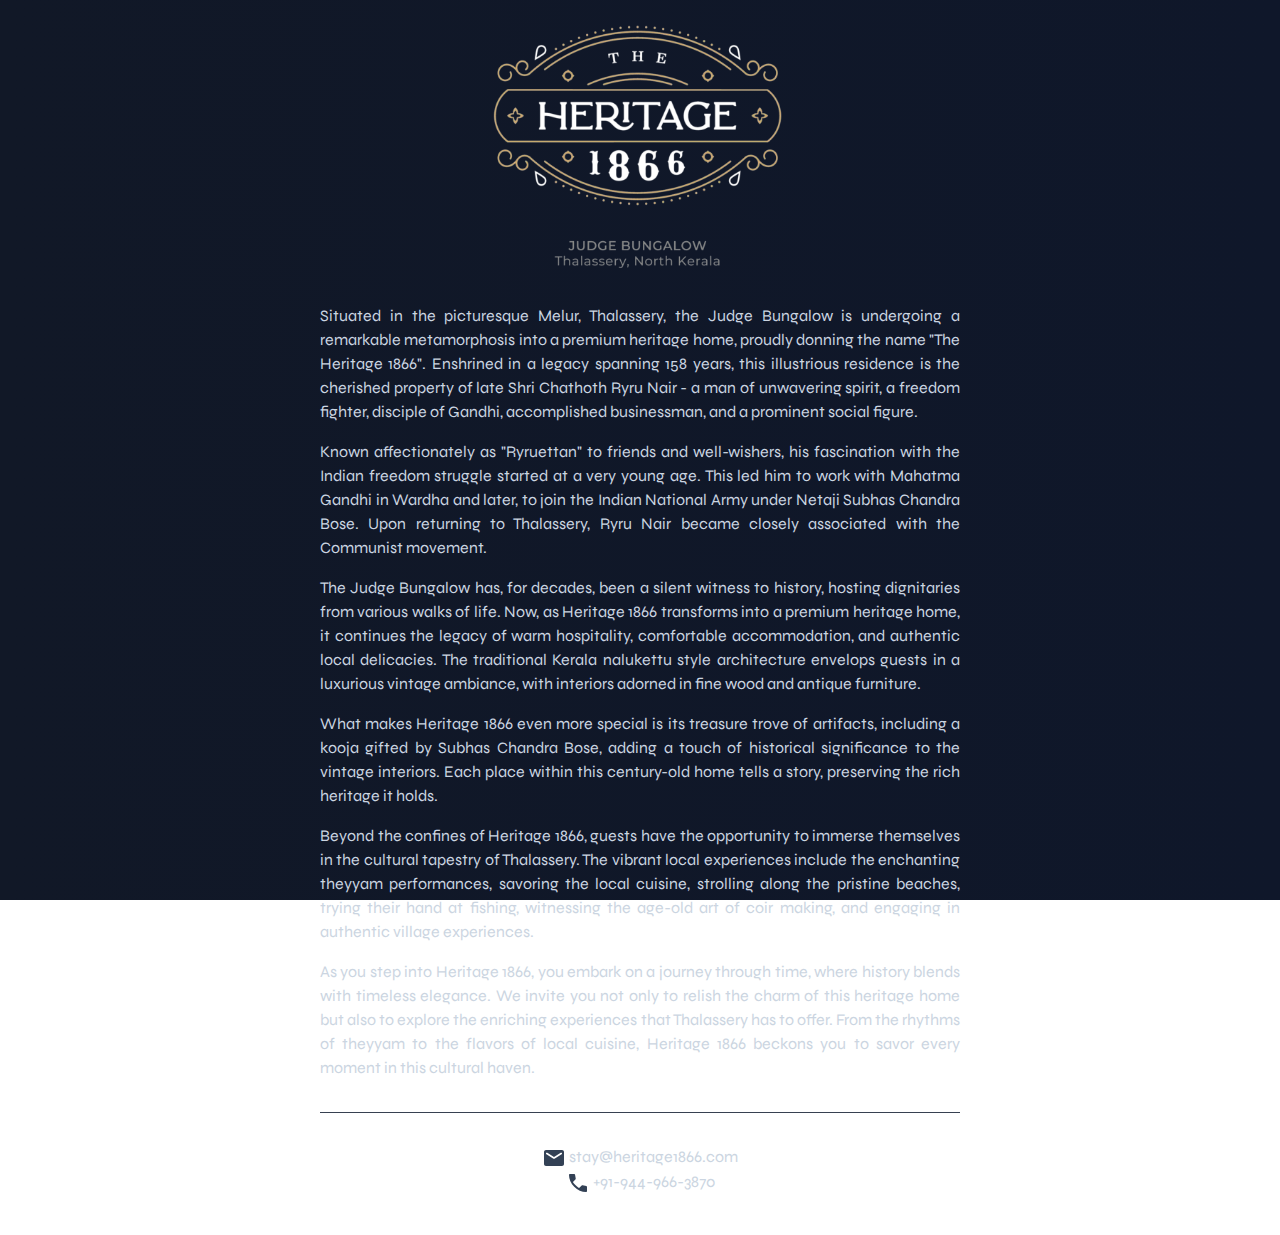
<file: index.html>
<!DOCTYPE html>
<html lang="en">

<head>
    <meta charset="UTF-8">
    <meta name="viewport" content="width=device-width, initial-scale=1.0">
    <meta name="description" content="Step back in time at Heritage 1866, a premium heritage home in Thalassery, Kerala. Once the residence of a freedom fighter, this 158-year-old nalukettu now offers luxurious vintage ambiance, historical artifacts, and warm hospitality. Immerse yourself in the vibrant culture of Thalassery with theyyam performances, local cuisine, beaches, fishing, and village experiences. Create lasting memories at Heritage 1866.">
    <meta name="keywords" content="Heritage 1866, Judge Bungalow, Thalassery, Kerala, Premium heritage home, luxury accommodation, vintage ambiance, Traditional Kerala nalukettu, Theyyam performances, local cuisine, pristine beaches, fishing, coir making, authentic village experiences">
    <title>The Heritage 1866 - Exclusive Heritage Homestay Experience in Thalassery, Kerala</title>
    <link rel="icon" type="image/png" href="/img/favicon.png">
    <link rel="preconnect" href="https://fonts.googleapis.com">
    <link rel="preconnect" href="https://fonts.gstatic.com" crossorigin>
    <link href="https://fonts.googleapis.com/css2?family=Plus+Jakarta+Sans:wght@300&family=Syne&display=swap" rel="stylesheet">
    <link rel="stylesheet" href="css/style.css">
</head>

<body>
    <img src="img/th1866.webp" alt="The Heritage 1866" class="logo" />
    <p>
        Situated in the picturesque Melur, Thalassery, the Judge Bungalow is undergoing a remarkable metamorphosis into a premium heritage home, proudly donning the name "The Heritage 1866". Enshrined in a legacy spanning 158 years, this illustrious residence is the cherished property of late Shri Chathoth Ryru Nair - a man of unwavering spirit, a freedom fighter, disciple of Gandhi, accomplished businessman, and a prominent social figure.
    </p>
    <p>
        Known affectionately as "Ryruettan" to friends and well-wishers, his fascination with the Indian freedom struggle started at a very young age. This led him to work with Mahatma Gandhi in Wardha and later, to join the Indian National Army under Netaji Subhas Chandra Bose. Upon returning to Thalassery, Ryru Nair became closely associated with the Communist movement.
    </p>
    <p>
        The Judge Bungalow has, for decades, been a silent witness to history, hosting dignitaries from various walks of life. Now, as Heritage 1866 transforms into a premium heritage home, it continues the legacy of warm hospitality, comfortable accommodation, and authentic local delicacies. The traditional Kerala nalukettu style architecture envelops guests in a luxurious vintage ambiance, with interiors adorned in fine wood and antique furniture.
    </p>
    <p>
        What makes Heritage 1866 even more special is its treasure trove of artifacts, including a kooja gifted by Subhas Chandra Bose, adding a touch of historical significance to the vintage interiors. Each place within this century-old home tells a story, preserving the rich heritage it holds.
    </p>
    <p>
        Beyond the confines of Heritage 1866, guests have the opportunity to immerse themselves in the cultural tapestry of Thalassery. The vibrant local experiences include the enchanting theyyam performances, savoring the local cuisine, strolling along the pristine beaches, trying their hand at fishing, witnessing the age-old art of coir making, and engaging in authentic village experiences.
    </p>
    <p>
        As you step into Heritage 1866, you embark on a journey through time, where history blends with timeless elegance. We invite you not only to relish the charm of this heritage home but also to explore the enriching experiences that Thalassery has to offer. From the rhythms of theyyam to the flavors of local cuisine, Heritage 1866 beckons you to savor every moment in this cultural haven.
    </p>
    <hr />

    <footer>
        <div>
            <svg xmlns="http://www.w3.org/2000/svg" width="24" height="24" viewBox="0 0 24 24" fill="none">
                <path d="M20 4H4C2.9 4 2.01 4.9 2.01 6L2 18C2 19.1 2.9 20 4 20H20C21.1 20 22 19.1 22 18V6C22 4.9 21.1 4 20 4ZM19.6 8.25L12.53 12.67C12.21 12.87 11.79 12.87 11.47 12.67L4.4 8.25C4.29973 8.19371 4.21192 8.11766 4.14189 8.02645C4.07186 7.93525 4.02106 7.83078 3.99258 7.71937C3.96409 7.60796 3.9585 7.49194 3.97616 7.37831C3.99381 7.26468 4.03434 7.15581 4.09528 7.0583C4.15623 6.96079 4.23632 6.87666 4.33073 6.811C4.42513 6.74533 4.53187 6.69951 4.6445 6.6763C4.75712 6.65309 4.87328 6.65297 4.98595 6.67595C5.09863 6.69893 5.20546 6.74453 5.3 6.81L12 11L18.7 6.81C18.7945 6.74453 18.9014 6.69893 19.014 6.67595C19.1267 6.65297 19.2429 6.65309 19.3555 6.6763C19.4681 6.69951 19.5749 6.74533 19.6693 6.811C19.7637 6.87666 19.8438 6.96079 19.9047 7.0583C19.9657 7.15581 20.0062 7.26468 20.0238 7.37831C20.0415 7.49194 20.0359 7.60796 20.0074 7.71937C19.9789 7.83078 19.9281 7.93525 19.8581 8.02645C19.7881 8.11766 19.7003 8.19371 19.6 8.25Z" fill="#334155" />
            </svg> stay@heritage1866.com
            <br />
            <svg xmlns="http://www.w3.org/2000/svg" width="24" height="24" viewBox="0 0 24 24" fill="none">
                <path d="M19.95 21C17.8667 21 15.8083 20.5457 13.775 19.637C11.7417 18.7283 9.89167 17.441 8.225 15.775C6.55833 14.1083 5.271 12.2583 4.363 10.225C3.455 8.19167 3.00067 6.13333 3 4.05C3 3.75 3.1 3.5 3.3 3.3C3.5 3.1 3.75 3 4.05 3H8.1C8.33333 3 8.54167 3.07933 8.725 3.238C8.90833 3.39667 9.01667 3.584 9.05 3.8L9.7 7.3C9.73333 7.56667 9.725 7.79167 9.675 7.975C9.625 8.15833 9.53333 8.31667 9.4 8.45L6.975 10.9C7.30833 11.5167 7.704 12.1123 8.162 12.687C8.62 13.2617 9.12433 13.816 9.675 14.35C10.1917 14.8667 10.7333 15.346 11.3 15.788C11.8667 16.23 12.4667 16.634 13.1 17L15.45 14.65C15.6 14.5 15.796 14.3873 16.038 14.312C16.28 14.2367 16.5173 14.216 16.75 14.25L20.2 14.95C20.4333 15.0167 20.625 15.1377 20.775 15.313C20.925 15.4883 21 15.684 21 15.9V19.95C21 20.25 20.9 20.5 20.7 20.7C20.5 20.9 20.25 21 19.95 21Z" fill="#334155" />
            </svg> +91-944-966-3870
        </div>
    </footer>

</body>

</html>
</file>
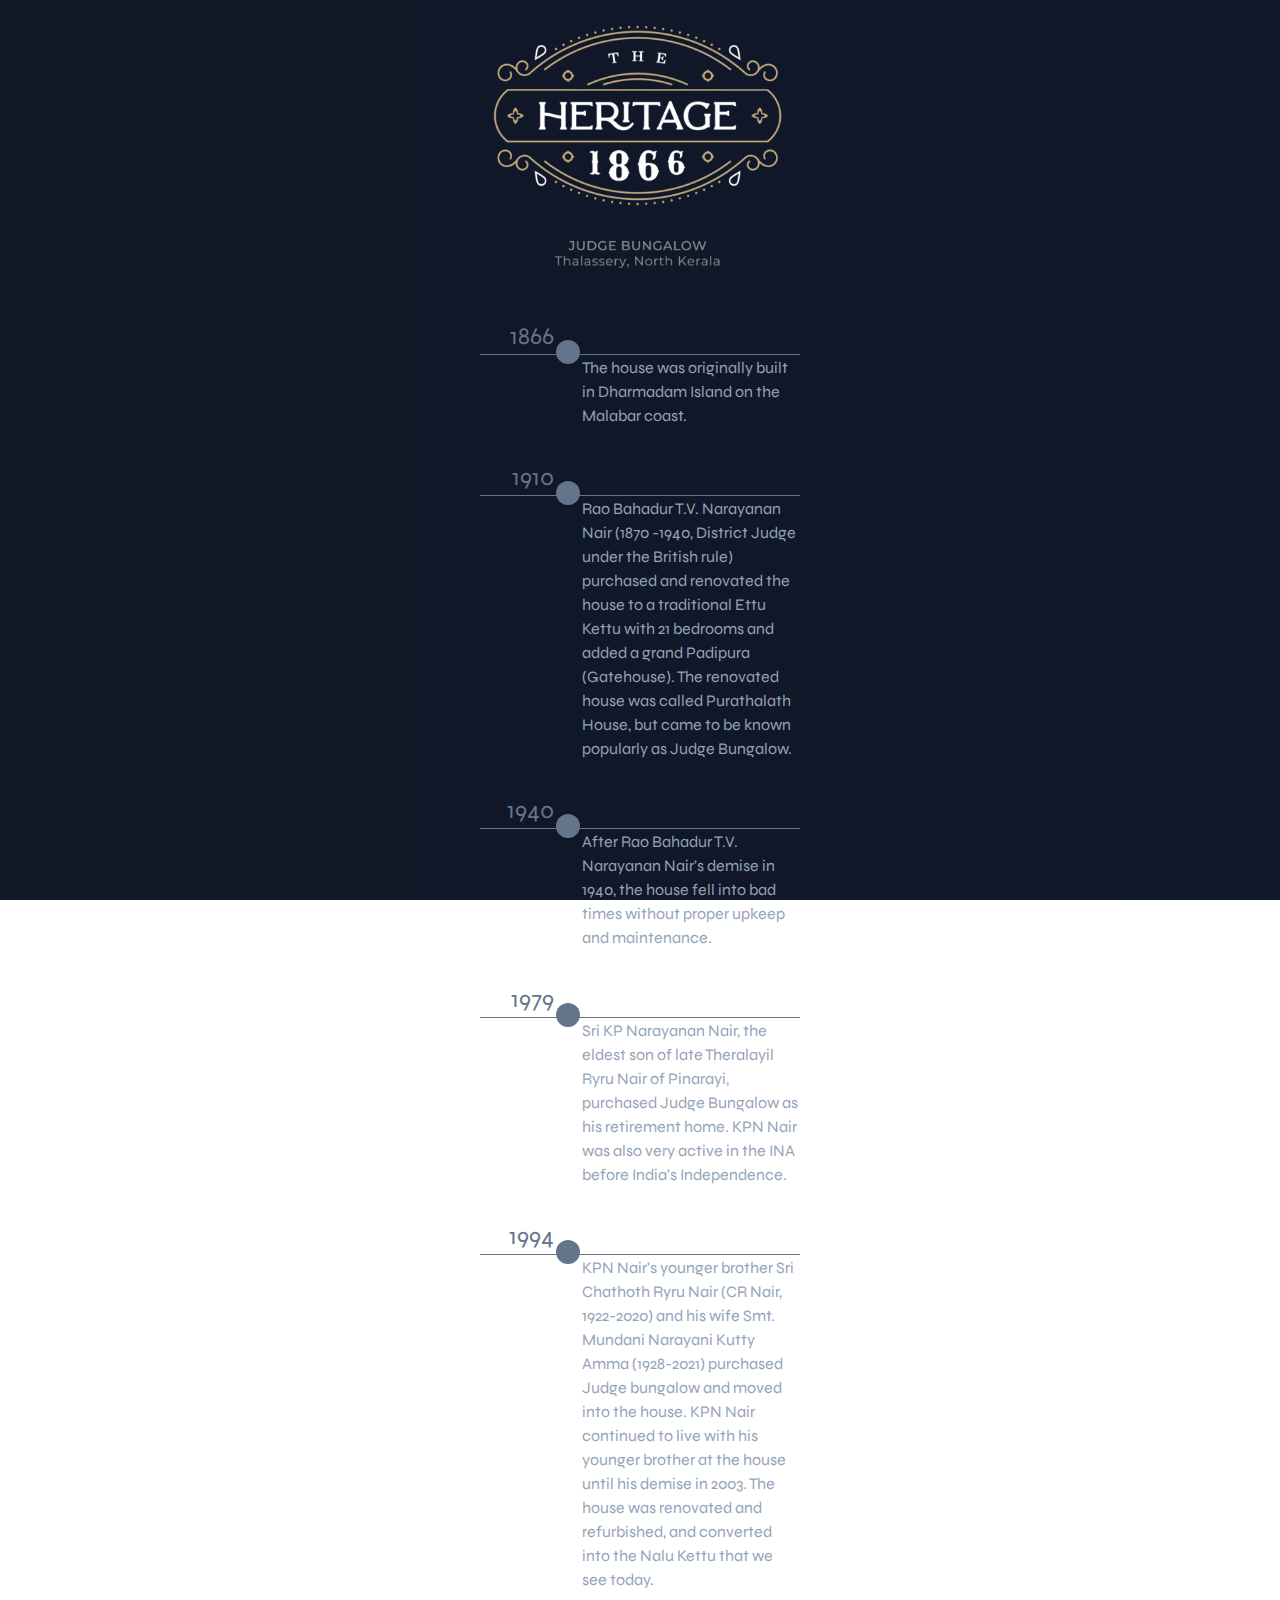
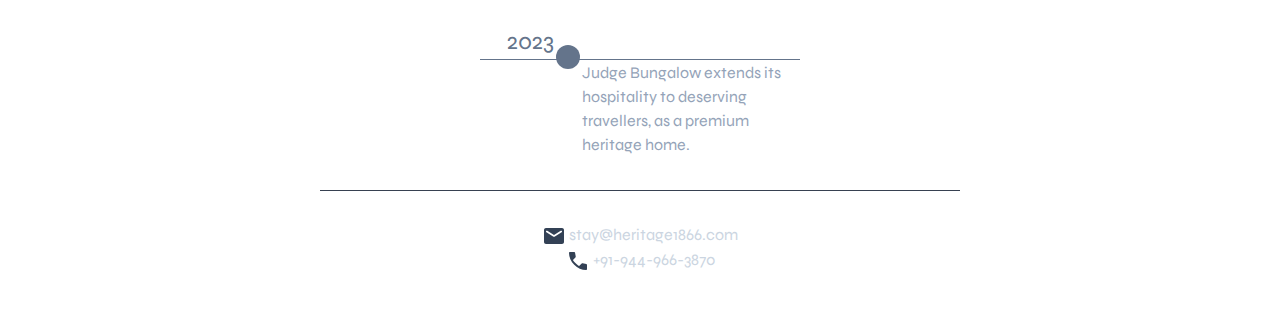
<file: timeline.html>
<!DOCTYPE html>
<html lang="en">

<head>
    <meta charset="UTF-8">
    <meta name="viewport" content="width=device-width, initial-scale=1.0">
    <meta name="description" content="Step back in time at Heritage 1866, a premium heritage home in Thalassery, Kerala. Once the residence of a freedom fighter, this 158-year-old nalukettu now offers luxurious vintage ambiance, historical artifacts, and warm hospitality. Immerse yourself in the vibrant culture of Thalassery with theyyam performances, local cuisine, beaches, fishing, and village experiences. Create lasting memories at Heritage 1866.">
    <meta name="keywords" content="Heritage 1866, Judge Bungalow, Thalassery, Kerala, Premium heritage home, luxury accommodation, vintage ambiance, Traditional Kerala nalukettu, Theyyam performances, local cuisine, pristine beaches, fishing, coir making, authentic village experiences">
    <title>The Heritage 1866 - Exclusive Heritage Homestay Experience in Thalassery, Kerala</title>
    <link rel="icon" type="image/png" href="/img/favicon.png">
    <link rel="preconnect" href="https://fonts.googleapis.com">
    <link rel="preconnect" href="https://fonts.gstatic.com" crossorigin>
    <link href="https://fonts.googleapis.com/css2?family=Plus+Jakarta+Sans:wght@300&family=Syne&display=swap" rel="stylesheet">
    <link rel="stylesheet" href="css/style.css">
</head>

<body>
    <a href="/" title="The Heritage 1866 Logo"><img src="img/th1866.webp" alt="The Heritage 1866" class="logo" /></a>
    <table class="timeline">
        <tr>
            <td class="year">1866</td>
            <td colspan="2"></td>
        </tr>
        <tr>
            <td></td>
            <td class="circle">
                <div></div>
            </td>
            <td class="event">The house was originally built in Dharmadam Island on the Malabar coast.</td>
        </tr>
        <tr>
            <td colspan="3" class="divider"></td>
        </tr>
        <tr>
            <td class="year">1910</td>
            <td colspan="2"></td>
        </tr>
        <tr>
            <td></td>
            <td class="circle">
                <div></div>
            </td>
            <td class="event">Rao Bahadur T.V. Narayanan Nair (1870 -1940, District Judge under the British rule) purchased and renovated the house to a traditional Ettu Kettu with 21 bedrooms and added a grand Padipura (Gatehouse). The renovated house was called Purathalath House, but came to be known popularly as Judge Bungalow.</td>
        </tr>
        <tr>
            <td colspan="3" class="divider"></td>
        </tr>
        <tr>
            <td class="year">1940</td>
            <td colspan="2"></td>
        </tr>
        <tr>
            <td></td>
            <td class="circle">
                <div></div>
            </td>
            <td class="event">After Rao Bahadur T.V. Narayanan Nair's demise in 1940, the house fell into bad times without proper upkeep and maintenance.</td>
        </tr>
        <tr>
            <td colspan="3" class="divider"></td>
        </tr>
        <tr>
            <td class="year">1979</td>
            <td colspan="2"></td>
        </tr>
        <tr>
            <td></td>
            <td class="circle">
                <div></div>
            </td>
            <td class="event">Sri KP Narayanan Nair, the eldest son of late Theralayil Ryru Nair of Pinarayi, purchased Judge Bungalow as his retirement home. KPN Nair was also very active in the INA before India's Independence.</td>
        </tr>
        <tr>
            <td colspan="3" class="divider"></td>
        </tr>
        <tr>
            <td class="year">1994</td>
            <td colspan="2"></td>
        </tr>
        <tr>
            <td></td>
            <td class="circle">
                <div></div>
            </td>
            <td class="event">KPN Nair's younger brother Sri Chathoth Ryru Nair (CR Nair, 1922-2020) and his wife Smt. Mundani Narayani Kutty Amma (1928-2021) purchased Judge bungalow and moved into the house. KPN Nair continued to live with his younger brother at the house until his demise in 2003. The house was renovated and refurbished, and converted into the Nalu Kettu that we see today.</td>
        </tr>
        <tr>
            <td colspan="3" class="divider"></td>
        </tr>
        <tr>
            <td class="year">2023</td>
            <td colspan="2"></td>
        </tr>
        <tr>
            <td></td>
            <td class="circle">
                <div></div>
            </td>
            <td class="event">Judge Bungalow extends its hospitality to deserving travellers, as a premium heritage home.</td>
        </tr>
    </table>

    <hr />
    <footer>
        <div>
            <svg xmlns="http://www.w3.org/2000/svg" width="24" height="24" viewBox="0 0 24 24" fill="none">
                <path d="M20 4H4C2.9 4 2.01 4.9 2.01 6L2 18C2 19.1 2.9 20 4 20H20C21.1 20 22 19.1 22 18V6C22 4.9 21.1 4 20 4ZM19.6 8.25L12.53 12.67C12.21 12.87 11.79 12.87 11.47 12.67L4.4 8.25C4.29973 8.19371 4.21192 8.11766 4.14189 8.02645C4.07186 7.93525 4.02106 7.83078 3.99258 7.71937C3.96409 7.60796 3.9585 7.49194 3.97616 7.37831C3.99381 7.26468 4.03434 7.15581 4.09528 7.0583C4.15623 6.96079 4.23632 6.87666 4.33073 6.811C4.42513 6.74533 4.53187 6.69951 4.6445 6.6763C4.75712 6.65309 4.87328 6.65297 4.98595 6.67595C5.09863 6.69893 5.20546 6.74453 5.3 6.81L12 11L18.7 6.81C18.7945 6.74453 18.9014 6.69893 19.014 6.67595C19.1267 6.65297 19.2429 6.65309 19.3555 6.6763C19.4681 6.69951 19.5749 6.74533 19.6693 6.811C19.7637 6.87666 19.8438 6.96079 19.9047 7.0583C19.9657 7.15581 20.0062 7.26468 20.0238 7.37831C20.0415 7.49194 20.0359 7.60796 20.0074 7.71937C19.9789 7.83078 19.9281 7.93525 19.8581 8.02645C19.7881 8.11766 19.7003 8.19371 19.6 8.25Z" fill="#334155" />
            </svg> stay@heritage1866.com
            <br />
            <svg xmlns="http://www.w3.org/2000/svg" width="24" height="24" viewBox="0 0 24 24" fill="none">
                <path d="M19.95 21C17.8667 21 15.8083 20.5457 13.775 19.637C11.7417 18.7283 9.89167 17.441 8.225 15.775C6.55833 14.1083 5.271 12.2583 4.363 10.225C3.455 8.19167 3.00067 6.13333 3 4.05C3 3.75 3.1 3.5 3.3 3.3C3.5 3.1 3.75 3 4.05 3H8.1C8.33333 3 8.54167 3.07933 8.725 3.238C8.90833 3.39667 9.01667 3.584 9.05 3.8L9.7 7.3C9.73333 7.56667 9.725 7.79167 9.675 7.975C9.625 8.15833 9.53333 8.31667 9.4 8.45L6.975 10.9C7.30833 11.5167 7.704 12.1123 8.162 12.687C8.62 13.2617 9.12433 13.816 9.675 14.35C10.1917 14.8667 10.7333 15.346 11.3 15.788C11.8667 16.23 12.4667 16.634 13.1 17L15.45 14.65C15.6 14.5 15.796 14.3873 16.038 14.312C16.28 14.2367 16.5173 14.216 16.75 14.25L20.2 14.95C20.4333 15.0167 20.625 15.1377 20.775 15.313C20.925 15.4883 21 15.684 21 15.9V19.95C21 20.25 20.9 20.5 20.7 20.7C20.5 20.9 20.25 21 19.95 21Z" fill="#334155" />
            </svg> +91-944-966-3870
        </div>
    </footer>

</body>

</html>
</file>
<file: css/style.css>
/*! tailwindcss v3.4.1 | MIT License | https://tailwindcss.com*/*,:after,:before{box-sizing:border-box;border:0 solid #e5e7eb}:after,:before{--tw-content:""}:host,html{line-height:1.5;-webkit-text-size-adjust:100%;-moz-tab-size:4;-o-tab-size:4;tab-size:4;font-family:Syne,sans-serif;font-feature-settings:normal;font-variation-settings:normal;-webkit-tap-highlight-color:transparent}body{margin:0;line-height:inherit}hr{height:0;color:inherit;border-top-width:1px}abbr:where([title]){-webkit-text-decoration:underline dotted;text-decoration:underline dotted}h1,h2,h3,h4,h5,h6{font-size:inherit;font-weight:inherit}a{color:inherit;text-decoration:inherit}b,strong{font-weight:bolder}code,kbd,pre,samp{font-family:ui-monospace,SFMono-Regular,Menlo,Monaco,Consolas,Liberation Mono,Courier New,monospace;font-feature-settings:normal;font-variation-settings:normal;font-size:1em}small{font-size:80%}sub,sup{font-size:75%;line-height:0;position:relative;vertical-align:initial}sub{bottom:-.25em}sup{top:-.5em}table{text-indent:0;border-color:inherit;border-collapse:collapse}button,input,optgroup,select,textarea{font-family:inherit;font-feature-settings:inherit;font-variation-settings:inherit;font-size:100%;font-weight:inherit;line-height:inherit;color:inherit;margin:0;padding:0}button,select{text-transform:none}[type=button],[type=reset],[type=submit],button{-webkit-appearance:button;background-color:initial;background-image:none}:-moz-focusring{outline:auto}:-moz-ui-invalid{box-shadow:none}progress{vertical-align:initial}::-webkit-inner-spin-button,::-webkit-outer-spin-button{height:auto}[type=search]{-webkit-appearance:textfield;outline-offset:-2px}::-webkit-search-decoration{-webkit-appearance:none}::-webkit-file-upload-button{-webkit-appearance:button;font:inherit}summary{display:list-item}blockquote,dd,dl,figure,h1,h2,h3,h4,h5,h6,hr,p,pre{margin:0}fieldset{margin:0}fieldset,legend{padding:0}menu,ol,ul{list-style:none;margin:0;padding:0}dialog{padding:0}textarea{resize:vertical}input::-moz-placeholder,textarea::-moz-placeholder{opacity:1;color:#9ca3af}input::placeholder,textarea::placeholder{opacity:1;color:#9ca3af}[role=button],button{cursor:pointer}:disabled{cursor:default}audio,canvas,embed,iframe,img,object,svg,video{display:block;vertical-align:middle}img,video{max-width:100%;height:auto}[hidden]{display:none}body{margin-left:2rem;margin-right:2rem;background-image:linear-gradient(to right,var(--tw-gradient-stops));--tw-gradient-from:#111827 var(--tw-gradient-from-position);--tw-gradient-to:#11182700 var(--tw-gradient-to-position);--tw-gradient-stops:var(--tw-gradient-from),var(--tw-gradient-to);--tw-gradient-to:#0f172a var(--tw-gradient-to-position);background-size:cover;background-attachment:fixed;background-position:50%;background-repeat:no-repeat;font-family:Syne,sans-serif;--tw-text-opacity:1;color:rgb(203 213 225/var(--tw-text-opacity));-webkit-font-smoothing:antialiased;-moz-osx-font-smoothing:grayscale}@media (min-width:768px){body{margin-left:10rem;margin-right:10rem}}@media (min-width:1024px){body{margin-left:15rem;margin-right:15rem}}@media (min-width:1280px){body{margin-left:20rem;margin-right:20rem}}p{margin-top:1rem;margin-bottom:1rem;text-align:justify;font-size:1rem;line-height:1.5rem}hr{margin-top:2rem;margin-bottom:2rem;height:1px;border-width:0;--tw-bg-opacity:1;background-color:rgb(55 65 81/var(--tw-bg-opacity))}svg{display:inline-block}footer div{margin-bottom:2.5rem;text-align:center}a{color:rgb(203 213 225/var(--tw-text-opacity));text-decoration-line:underline;text-underline-offset:2px}a,a:hover{--tw-text-opacity:1}a:hover{color:rgb(226 232 240/var(--tw-text-opacity))}*,::backdrop,:after,:before{--tw-border-spacing-x:0;--tw-border-spacing-y:0;--tw-translate-x:0;--tw-translate-y:0;--tw-rotate:0;--tw-skew-x:0;--tw-skew-y:0;--tw-scale-x:1;--tw-scale-y:1;--tw-pan-x: ;--tw-pan-y: ;--tw-pinch-zoom: ;--tw-scroll-snap-strictness:proximity;--tw-gradient-from-position: ;--tw-gradient-via-position: ;--tw-gradient-to-position: ;--tw-ordinal: ;--tw-slashed-zero: ;--tw-numeric-figure: ;--tw-numeric-spacing: ;--tw-numeric-fraction: ;--tw-ring-inset: ;--tw-ring-offset-width:0px;--tw-ring-offset-color:#fff;--tw-ring-color:#3b82f680;--tw-ring-offset-shadow:0 0 #0000;--tw-ring-shadow:0 0 #0000;--tw-shadow:0 0 #0000;--tw-shadow-colored:0 0 #0000;--tw-blur: ;--tw-brightness: ;--tw-contrast: ;--tw-grayscale: ;--tw-hue-rotate: ;--tw-invert: ;--tw-saturate: ;--tw-sepia: ;--tw-drop-shadow: ;--tw-backdrop-blur: ;--tw-backdrop-brightness: ;--tw-backdrop-contrast: ;--tw-backdrop-grayscale: ;--tw-backdrop-hue-rotate: ;--tw-backdrop-invert: ;--tw-backdrop-opacity: ;--tw-backdrop-saturate: ;--tw-backdrop-sepia: }.logo{margin-left:auto;margin-right:auto;width:24rem}table.timeline{margin:2rem auto 1rem;width:100%;table-layout:auto}@media (min-width:768px){table.timeline{width:75%}}@media (min-width:1024px){table.timeline{width:50%}}td.year{width:25%;border-bottom-width:1px;border-style:solid;border-color:rgb(100 116 139/var(--tw-border-opacity));text-align:right;font-size:1.5rem;line-height:2rem;color:rgb(100 116 139/var(--tw-text-opacity))}td.event,td.year{--tw-border-opacity:1;--tw-text-opacity:1}td.event{width:75%;border-top-width:1px;border-style:solid;border-color:rgb(100 116 139/var(--tw-border-opacity));text-align:left;color:rgb(148 163 184/var(--tw-text-opacity))}td.divider{height:2rem}td.circle div{margin-left:auto;margin-right:auto;margin-top:-1rem;height:1.5rem;width:1.5rem;border-radius:9999px;--tw-bg-opacity:1;background-color:rgb(100 116 139/var(--tw-bg-opacity))}td.circle{border-top-width:1px;border-style:solid;--tw-border-opacity:1;border-color:rgb(100 116 139/var(--tw-border-opacity));vertical-align:top}.table{display:table}
</file>
